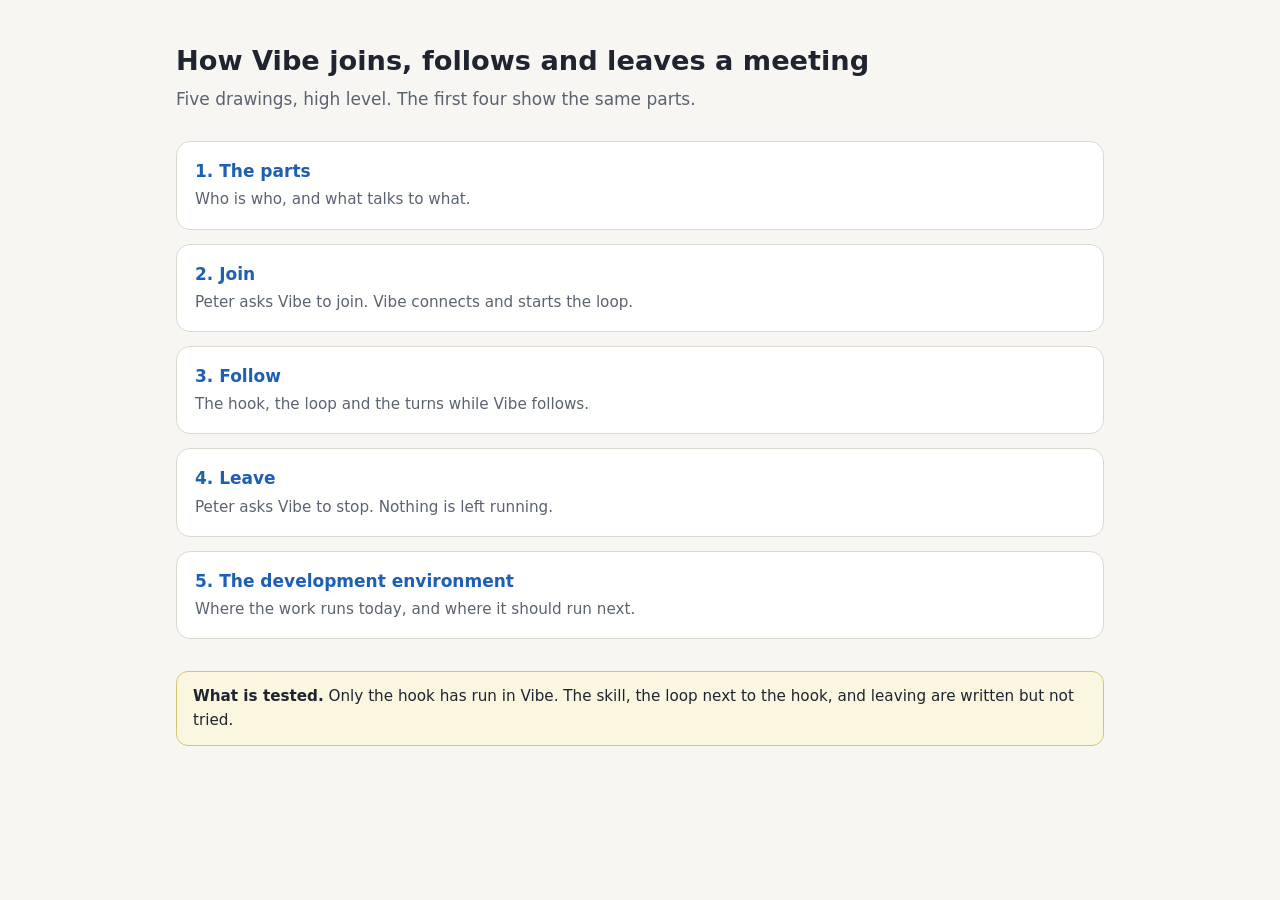
<file: docs/drawings/index.html>
<!doctype html>
<html lang="en"><head><meta charset="utf-8"><meta name="viewport" content="width=device-width, initial-scale=1">
<meta name="color-scheme" content="light dark"><title>How Vibe joins, follows and leaves a meeting</title><link rel="stylesheet" href="style.css"></head><body><main><h1>How Vibe joins, follows and leaves a meeting</h1><p class="lead">Five drawings, high level. The first four show the same parts.</p><ul class="cards"><li><a href="1-parts.html"><b>1. The parts</b><span>Who is who, and what talks to what.</span></a></li><li><a href="2-join.html"><b>2. Join</b><span>Peter asks Vibe to join. Vibe connects and starts the loop.</span></a></li><li><a href="3-follow.html"><b>3. Follow</b><span>The hook, the loop and the turns while Vibe follows.</span></a></li><li><a href="4-leave.html"><b>4. Leave</b><span>Peter asks Vibe to stop. Nothing is left running.</span></a></li><li><a href="5-dev-environment.html"><b>5. The development environment</b><span>Where the work runs today, and where it should run next.</span></a></li></ul><div class="note"><b>What is tested.</b> Only the hook has run in Vibe. The skill, the loop next to the hook, and leaving are written but not tried.</div></main></body></html>
</file>
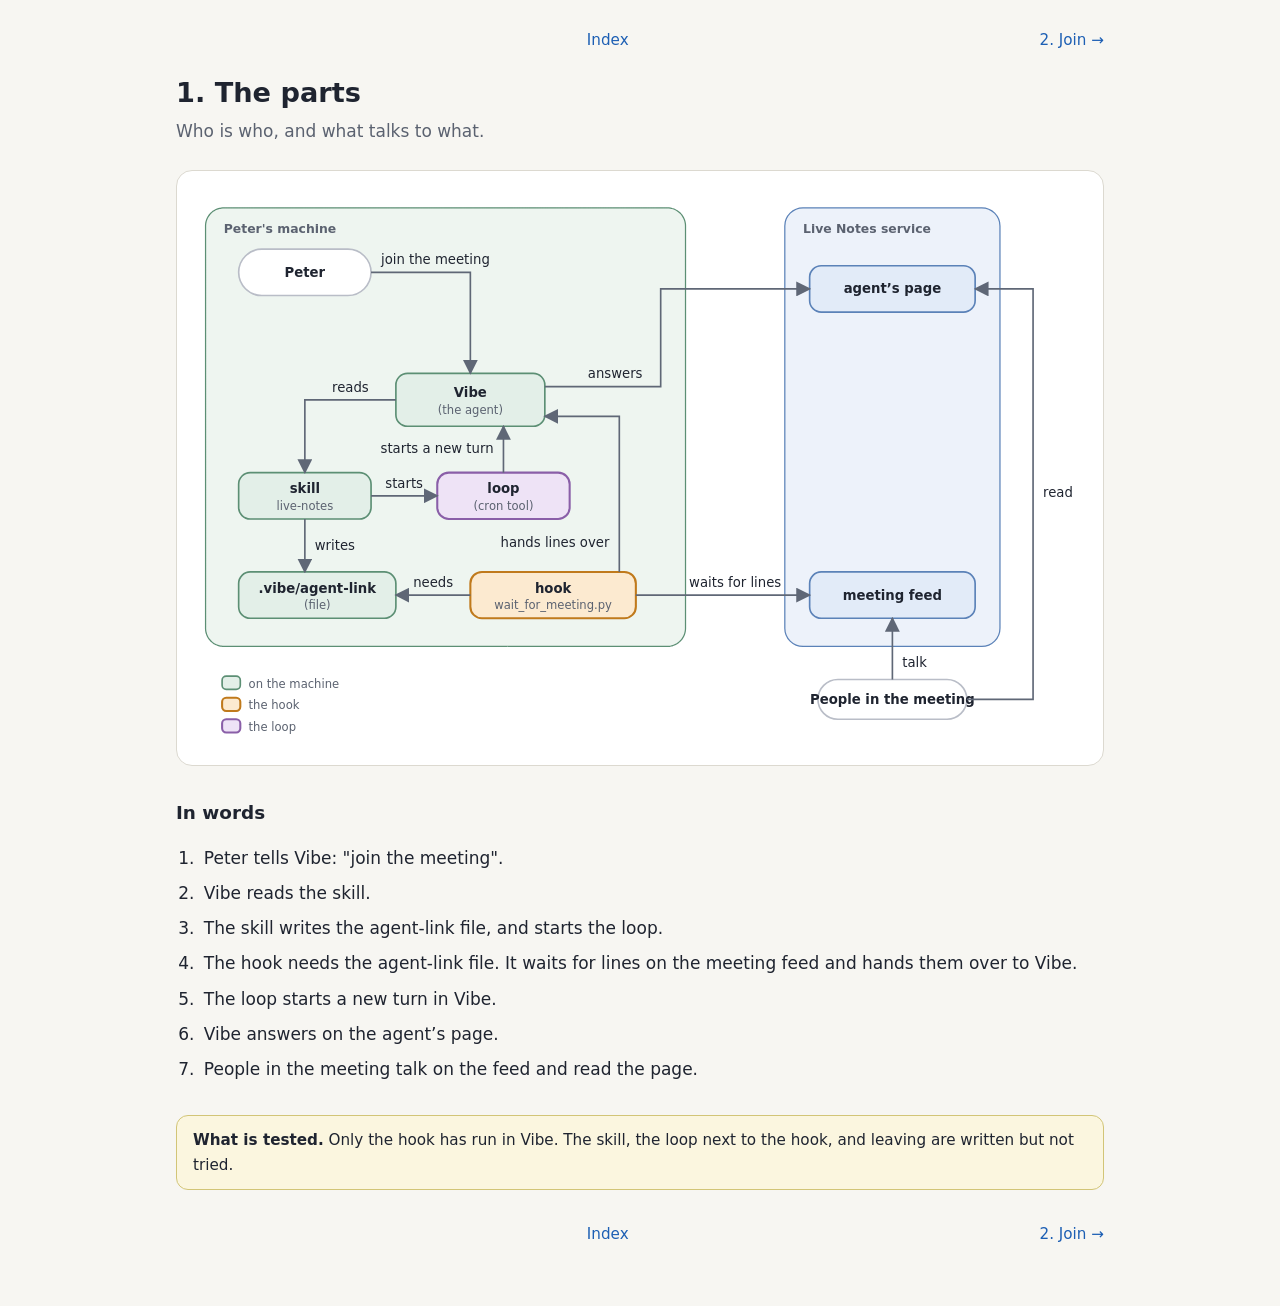
<file: docs/drawings/1-parts.html>
<!doctype html>
<html lang="en"><head><meta charset="utf-8"><meta name="viewport" content="width=device-width, initial-scale=1">
<meta name="color-scheme" content="light dark"><title>Vibe and Live Notes: The parts</title><link rel="stylesheet" href="style.css"></head><body><main><nav class="nav"><span></span><a href="index.html">Index</a><a href="2-join.html">2. Join →</a></nav><h1>1. The parts</h1><p class="lead">Who is who, and what talks to what.</p><div class="fig"><svg style="min-width:780px" viewBox="0 0 1090 690" role="img" aria-label="The parts: Peter's machine with Peter, Vibe, the skill, the hook, the loop and the agent-link file; the Live Notes service with the meeting feed and the agent's page; and the people in the meeting."><defs><marker id="ah" viewBox="0 0 10 10" refX="9" refY="5" markerWidth="9" markerHeight="9" orient="auto"><path class="head" d="M0,0 L10,5 L0,10 z"/></marker></defs>
<title>The parts of the connector</title>
<rect class="grp-pc" x="20" y="30" width="580" height="530" rx="22"/><text x="42" y="60" class="g start">Peter's machine</text>
<rect class="grp-ln" x="720" y="30" width="260" height="530" rx="22"/><text x="742" y="60" class="g start">Live Notes service</text>
<rect class="box" x="60" y="80" width="160" height="56" rx="28"/><text x="140" y="113.5" class="h mid">Peter</text>
<rect class="c-pc" x="250" y="230" width="180" height="64" rx="14"/><text x="340" y="259" class="h mid">Vibe</text><text x="340" y="279" class="s mid">(the agent)</text>
<rect class="c-pc" x="60" y="350" width="160" height="56" rx="14"/><text x="140" y="375" class="h mid">skill</text><text x="140" y="395" class="s mid">live-notes</text>
<rect class="c-loop" x="300" y="350" width="160" height="56" rx="14"/><text x="380" y="375" class="h mid">loop</text><text x="380" y="395" class="s mid">(cron tool)</text>
<rect class="c-pc" x="60" y="470" width="190" height="56" rx="14"/><text x="155" y="495" class="h mid">.vibe/agent-link</text><text x="155" y="515" class="s mid">(file)</text>
<rect class="c-hook" x="340" y="470" width="200" height="56" rx="14"/><text x="440" y="495" class="h mid">hook</text><text x="440" y="515" class="s mid">wait_for_meeting.py</text>
<rect class="c-ln" x="750" y="100" width="200" height="56" rx="14"/><text x="850" y="133.5" class="h mid">agent’s page</text>
<rect class="c-ln" x="750" y="470" width="200" height="56" rx="14"/><text x="850" y="503.5" class="h mid">meeting feed</text>
<rect class="box" x="760" y="600" width="180" height="48" rx="24"/><text x="850" y="629.5" class="h mid">People in the meeting</text>
<path class="arrow" marker-end="url(#ah)" d="M220,108 H340 V230"/><text x="232" y="98" class="m start">join the meeting</text>
<path class="arrow" marker-end="url(#ah)" d="M250,262 H140 V350"/><text x="195" y="252" class="m mid">reads</text>
<path class="arrow" marker-end="url(#ah)" d="M140,406 V470"/><text x="152" y="443" class="m start">writes</text>
<path class="arrow" marker-end="url(#ah)" d="M220,378 H300"/><text x="260" y="368" class="m mid">starts</text>
<path class="arrow" marker-end="url(#ah)" d="M380,350 V294"/><text x="368" y="326" class="m end">starts a new turn</text>
<path class="arrow" marker-end="url(#ah)" d="M340,498 H250"/><text x="295" y="488" class="m mid">needs</text>
<path class="arrow" marker-end="url(#ah)" d="M540,498 H750"/><text x="660" y="488" class="m mid">waits for lines</text>
<path class="arrow" marker-end="url(#ah)" d="M520,470 V282 H430"/><text x="508" y="440" class="m end">hands lines over</text>
<path class="arrow" marker-end="url(#ah)" d="M430,246 H570 V128 H750"/><text x="515" y="236" class="m mid">answers</text>
<path class="arrow" marker-end="url(#ah)" d="M850,600 V526"/><text x="862" y="585" class="m start">talk</text>
<path class="arrow" marker-end="url(#ah)" d="M940,624 H1020 V128 H950"/><text x="1032" y="380" class="m start">read</text>
<g transform="translate(40 596)"><rect class="c-pc" x="0" y="0" width="22" height="16" rx="5"/><text x="32" y="14" class="s start">on the machine</text>
<rect class="c-hook" x="0" y="26" width="22" height="16" rx="5"/><text x="32" y="40" class="s start">the hook</text>
<rect class="c-loop" x="0" y="52" width="22" height="16" rx="5"/><text x="32" y="66" class="s start">the loop</text></g>
</svg></div><p class="hint">On a narrow screen, scroll the drawing sideways.</p><h2>In words</h2><ol class="steps"><li>Peter tells Vibe: "join the meeting".</li><li>Vibe reads the skill.</li><li>The skill writes the agent-link file, and starts the loop.</li><li>The hook needs the agent-link file. It waits for lines on the meeting feed and hands them over to Vibe.</li><li>The loop starts a new turn in Vibe.</li><li>Vibe answers on the agent’s page.</li><li>People in the meeting talk on the feed and read the page.</li></ol><div class="note"><b>What is tested.</b> Only the hook has run in Vibe. The skill, the loop next to the hook, and leaving are written but not tried.</div><nav class="nav" style="margin-top:28px"><span></span><a href="index.html">Index</a><a href="2-join.html">2. Join →</a></nav></main></body></html>
</file>
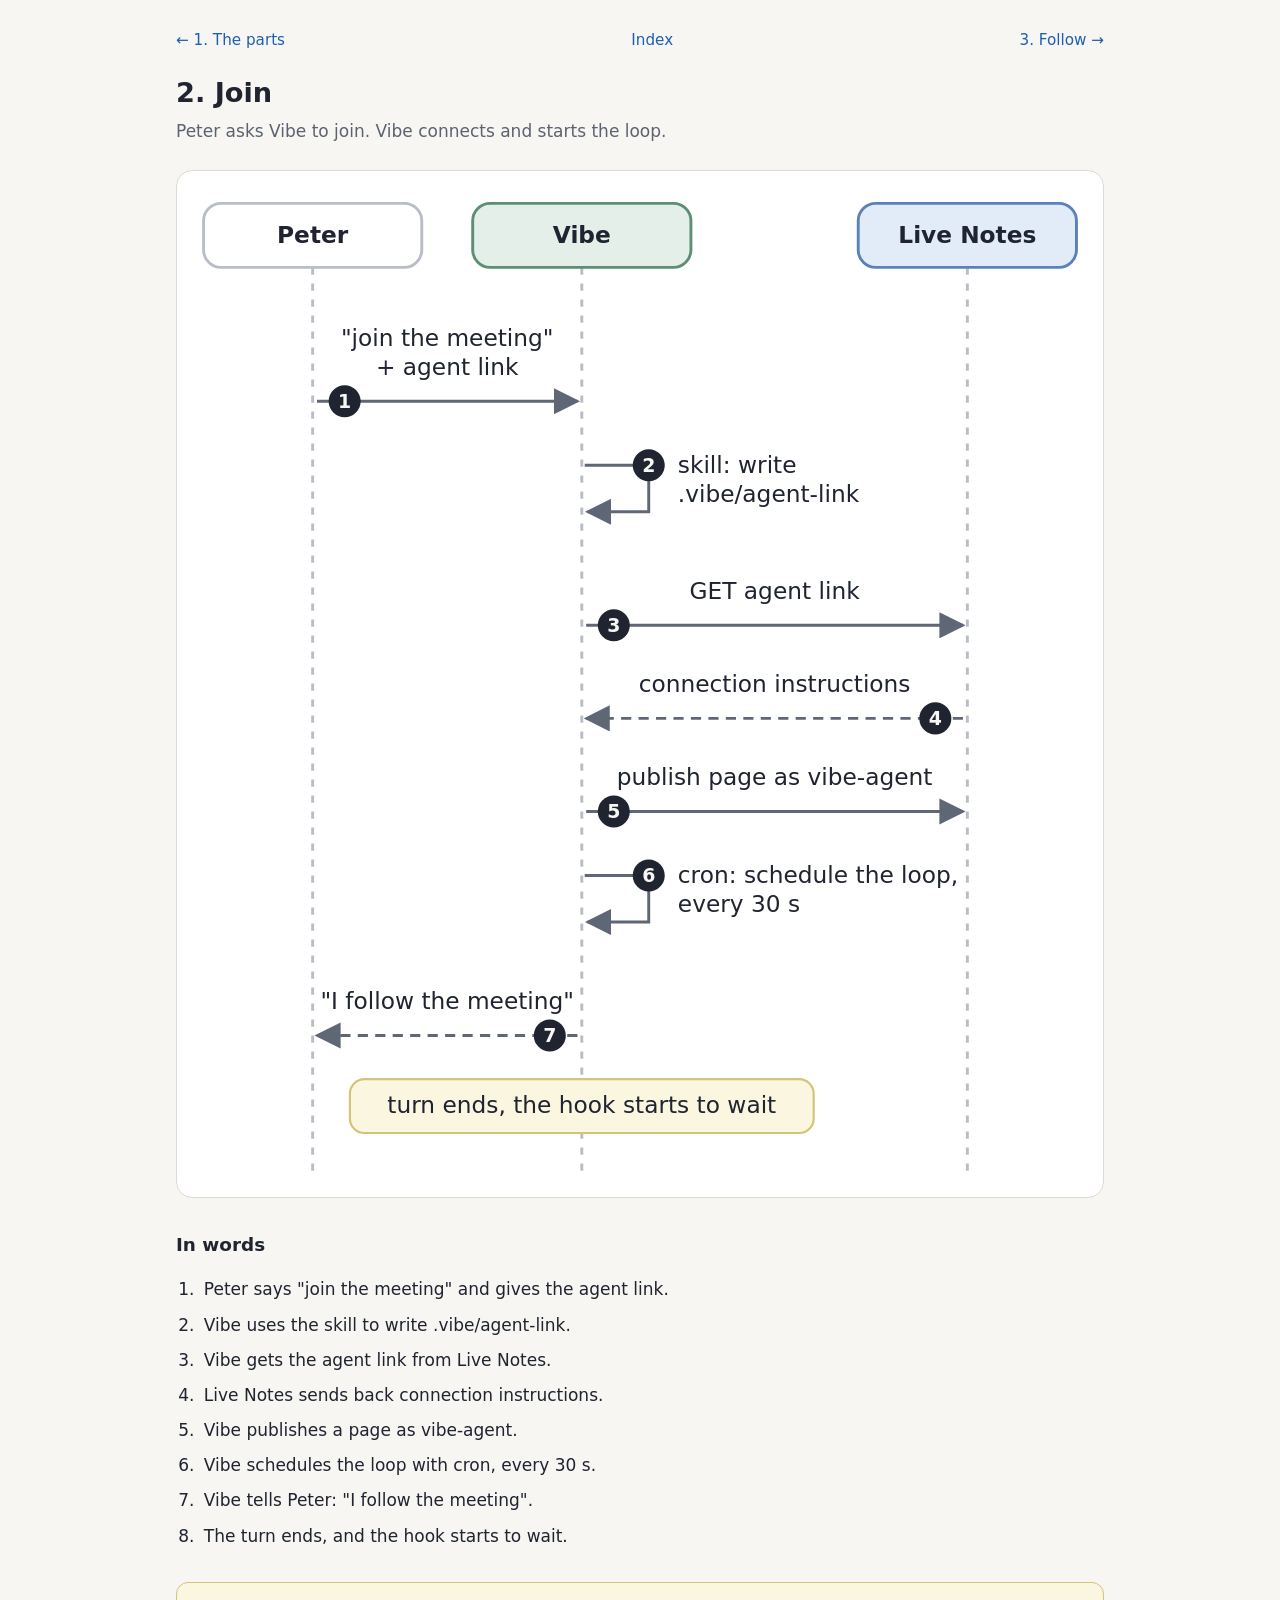
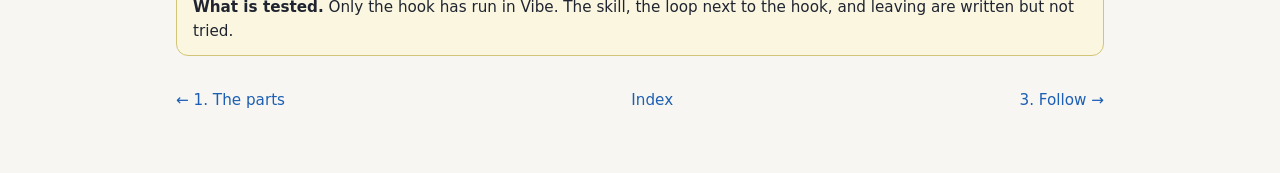
<file: docs/drawings/2-join.html>
<!doctype html>
<html lang="en"><head><meta charset="utf-8"><meta name="viewport" content="width=device-width, initial-scale=1">
<meta name="color-scheme" content="light dark"><title>Vibe and Live Notes: Join</title><link rel="stylesheet" href="style.css"></head><body><main><nav class="nav"><a href="1-parts.html">← 1. The parts</a><a href="index.html">Index</a><a href="3-follow.html">3. Follow →</a></nav><h1>2. Join</h1><p class="lead">Peter asks Vibe to join. Vibe connects and starts the loop.</p><div class="fig"><svg style="min-width:0px" viewBox="0 0 620 689" role="img" aria-label="Join: sequence of messages between Peter, Vibe and Live Notes."><defs><marker id="ah" viewBox="0 0 10 10" refX="9" refY="5" markerWidth="9" markerHeight="9" orient="auto"><path class="head" d="M0,0 L10,5 L0,10 z"/></marker></defs><title>Join: sequence of messages between Peter, Vibe and Live Notes.</title><line class="life" x1="85" y1="58" x2="85" y2="681"/><line class="life" x1="270" y1="58" x2="270" y2="681"/><line class="life" x1="535" y1="58" x2="535" y2="681"/><rect class="box" x="10" y="14" width="150" height="44" rx="12"/><text x="85" y="41" class="h mid">Peter</text><rect class="c-pc" x="195" y="14" width="150" height="44" rx="12"/><text x="270" y="41" class="h mid">Vibe</text><rect class="c-ln" x="460" y="14" width="150" height="44" rx="12"/><text x="535" y="41" class="h mid">Live Notes</text><line class="arrow" marker-end="url(#ah)" x1="88" y1="150" x2="267" y2="150"/><text x="177.5" y="112" class="m mid">"join the meeting"</text><text x="177.5" y="132" class="m mid">+ agent link</text><circle class="badge" cx="107" cy="150" r="11"/><text x="107" y="154.5" class="badge-t">1</text><path class="arrow" marker-end="url(#ah)" d="M272,194 H316 V226 H274"/><circle class="badge" cx="316" cy="194" r="11"/><text x="316" y="198.5" class="badge-t">2</text><text x="336" y="199" class="m start">skill: write</text><text x="336" y="219" class="m start">.vibe/agent-link</text><line class="arrow" marker-end="url(#ah)" x1="273" y1="304" x2="532" y2="304"/><text x="402.5" y="286" class="m mid">GET agent link</text><circle class="badge" cx="292" cy="304" r="11"/><text x="292" y="308.5" class="badge-t">3</text><line class="arrow dash" marker-end="url(#ah)" x1="532" y1="368" x2="273" y2="368"/><text x="402.5" y="350" class="m mid">connection instructions</text><circle class="badge" cx="513" cy="368" r="11"/><text x="513" y="372.5" class="badge-t">4</text><line class="arrow" marker-end="url(#ah)" x1="273" y1="432" x2="532" y2="432"/><text x="402.5" y="414" class="m mid">publish page as vibe-agent</text><circle class="badge" cx="292" cy="432" r="11"/><text x="292" y="436.5" class="badge-t">5</text><path class="arrow" marker-end="url(#ah)" d="M272,476 H316 V508 H274"/><circle class="badge" cx="316" cy="476" r="11"/><text x="316" y="480.5" class="badge-t">6</text><text x="336" y="481" class="m start">cron: schedule the loop,</text><text x="336" y="501" class="m start">every 30 s</text><line class="arrow dash" marker-end="url(#ah)" x1="267" y1="586" x2="88" y2="586"/><text x="177.5" y="568" class="m mid">"I follow the meeting"</text><circle class="badge" cx="248" cy="586" r="11"/><text x="248" y="590.5" class="badge-t">7</text><rect class="c-note" x="110.60000000000002" y="616" width="318.79999999999995" height="37" rx="10"/><text x="270" y="639.5" class="m mid">turn ends, the hook starts to wait</text></svg></div><h2>In words</h2><ol class="steps"><li>Peter says "join the meeting" and gives the agent link.</li><li>Vibe uses the skill to write .vibe/agent-link.</li><li>Vibe gets the agent link from Live Notes.</li><li>Live Notes sends back connection instructions.</li><li>Vibe publishes a page as vibe-agent.</li><li>Vibe schedules the loop with cron, every 30 s.</li><li>Vibe tells Peter: "I follow the meeting".</li><li>The turn ends, and the hook starts to wait.</li></ol><div class="note"><b>What is tested.</b> Only the hook has run in Vibe. The skill, the loop next to the hook, and leaving are written but not tried.</div><nav class="nav" style="margin-top:28px"><a href="1-parts.html">← 1. The parts</a><a href="index.html">Index</a><a href="3-follow.html">3. Follow →</a></nav></main></body></html>
</file>
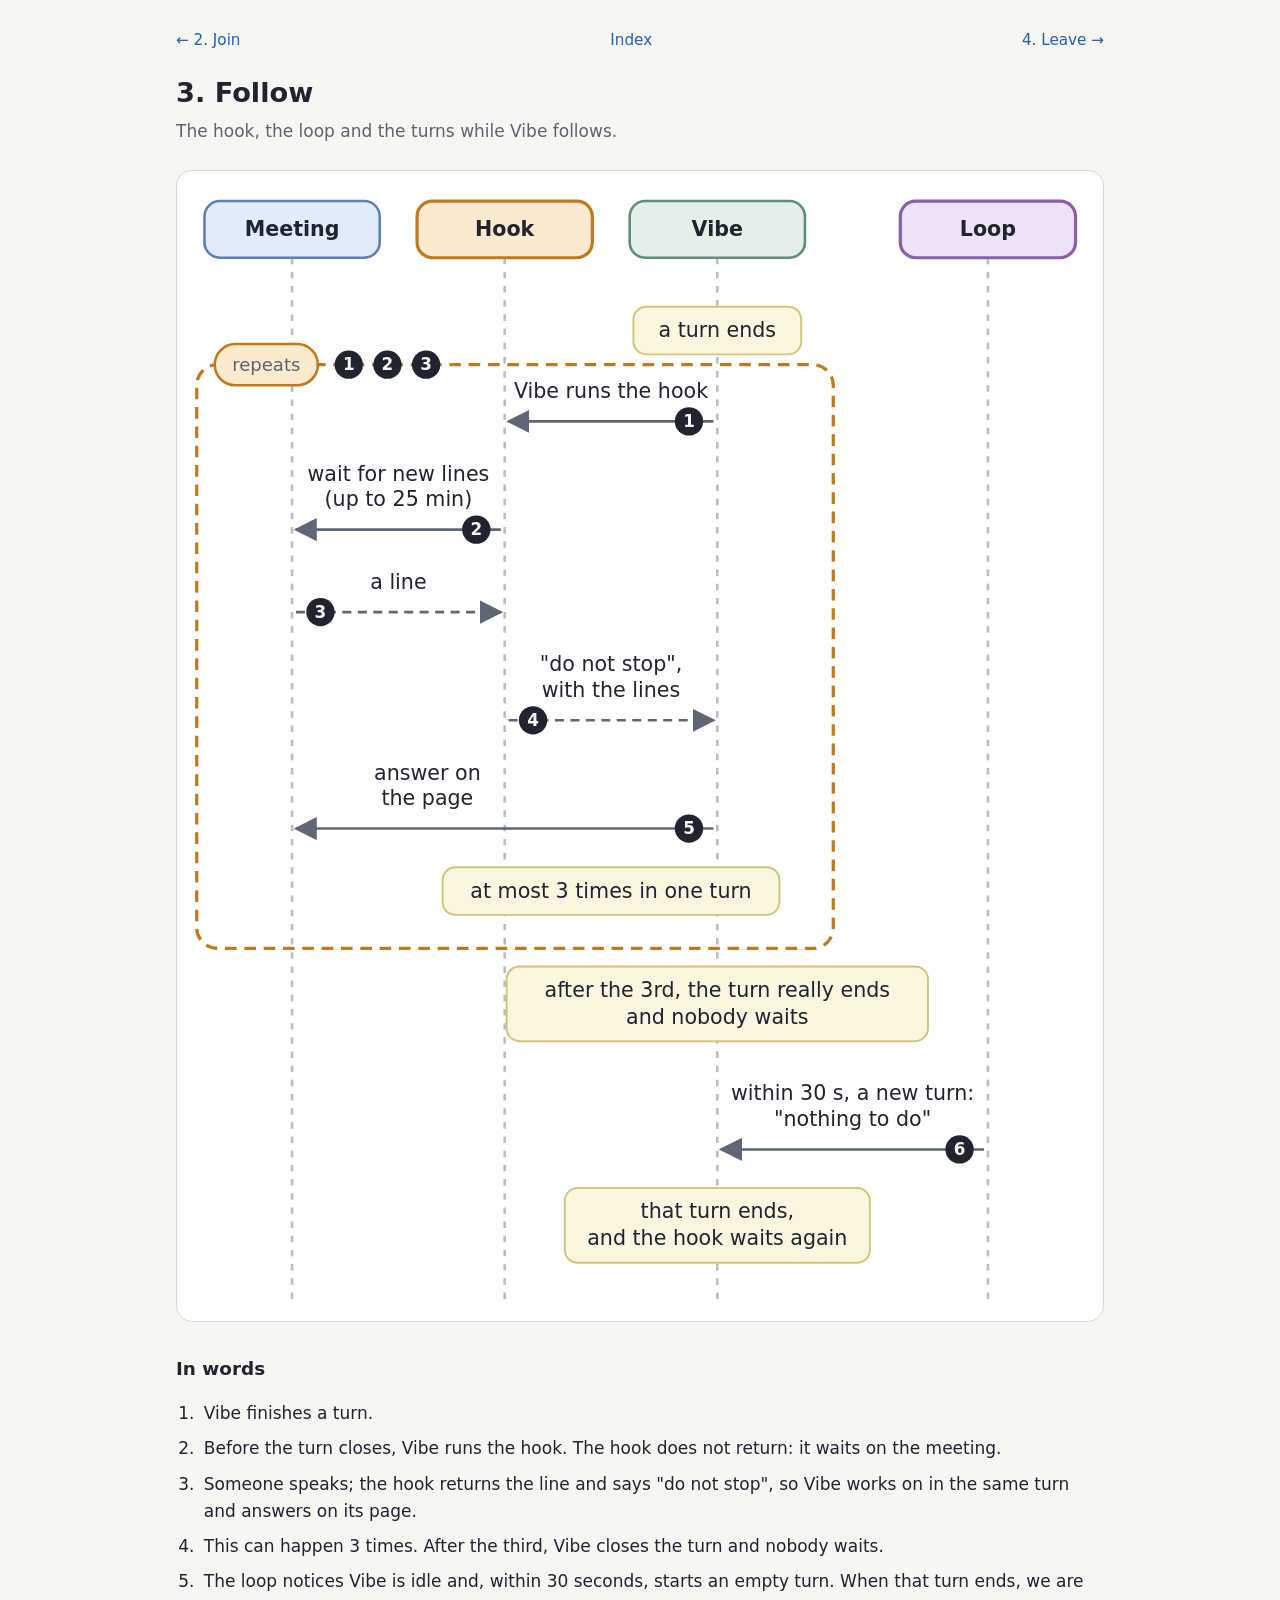
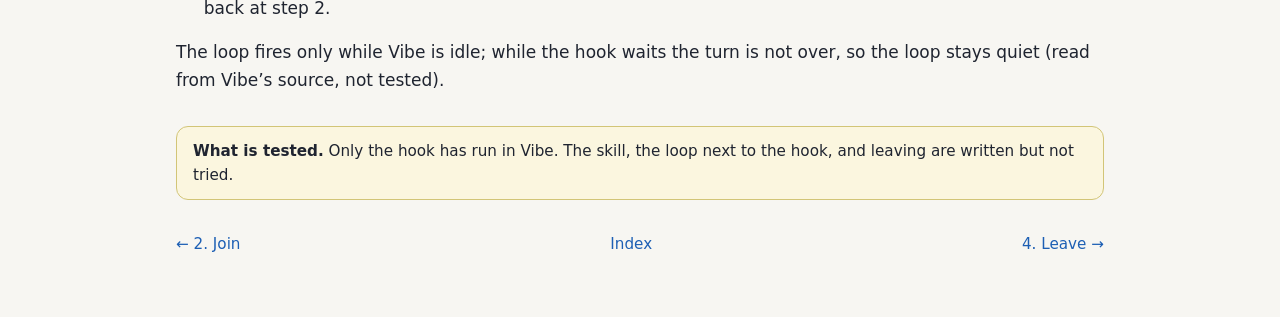
<file: docs/drawings/3-follow.html>
<!doctype html>
<html lang="en"><head><meta charset="utf-8"><meta name="viewport" content="width=device-width, initial-scale=1">
<meta name="color-scheme" content="light dark"><title>Vibe and Live Notes: Follow</title><link rel="stylesheet" href="style.css"></head><body><main><nav class="nav"><a href="2-join.html">← 2. Join</a><a href="index.html">Index</a><a href="4-leave.html">4. Leave →</a></nav><h1>3. Follow</h1><p class="lead">The hook, the loop and the turns while Vibe follows.</p><div class="fig"><svg style="min-width:0px" viewBox="0 0 700 874" role="img" aria-label="Follow: sequence of messages between the meeting, the hook, Vibe and the loop. Steps one to five repeat at most three times in one turn, then the loop starts a new turn."><defs><marker id="ah" viewBox="0 0 10 10" refX="9" refY="5" markerWidth="9" markerHeight="9" orient="auto"><path class="head" d="M0,0 L10,5 L0,10 z"/></marker></defs><title>Follow: sequence of messages between the meeting, the hook, Vibe and the loop. Steps one to five repeat at most three times in one turn, then the loop starts a new turn.</title><line class="life" x1="80" y1="58" x2="80" y2="866"/><line class="life" x1="245" y1="58" x2="245" y2="866"/><line class="life" x1="410" y1="58" x2="410" y2="866"/><line class="life" x1="620" y1="58" x2="620" y2="866"/><rect class="rep" x="6" y="141" width="494" height="453" rx="16"/><rect class="rep-tab" x="20" y="125" width="80" height="32" rx="16"/><text x="60" y="146" class="s mid">repeats</text><circle class="badge" cx="124" cy="141" r="11"/><text x="124" y="145.5" class="badge-t">1</text><circle class="badge" cx="154" cy="141" r="11"/><text x="154" y="145.5" class="badge-t">2</text><circle class="badge" cx="184" cy="141" r="11"/><text x="184" y="145.5" class="badge-t">3</text><rect class="c-ln" x="12" y="14" width="136" height="44" rx="12"/><text x="80" y="41" class="h mid">Meeting</text><rect class="c-hook" x="177" y="14" width="136" height="44" rx="12"/><text x="245" y="41" class="h mid">Hook</text><rect class="c-pc" x="342" y="14" width="136" height="44" rx="12"/><text x="410" y="41" class="h mid">Vibe</text><rect class="c-loop" x="552" y="14" width="136" height="44" rx="12"/><text x="620" y="41" class="h mid">Loop</text><rect class="c-note" x="344.9" y="96" width="130.2" height="37" rx="10"/><text x="410" y="119.5" class="m mid">a turn ends</text><line class="arrow" marker-end="url(#ah)" x1="407" y1="185" x2="248" y2="185"/><text x="327.5" y="167" class="m mid">Vibe runs the hook</text><circle class="badge" cx="388" cy="185" r="11"/><text x="388" y="189.5" class="badge-t">1</text><line class="arrow" marker-end="url(#ah)" x1="242" y1="269" x2="83" y2="269"/><text x="162.5" y="231" class="m mid">wait for new lines</text><text x="162.5" y="251" class="m mid">(up to 25 min)</text><circle class="badge" cx="223" cy="269" r="11"/><text x="223" y="273.5" class="badge-t">2</text><line class="arrow dash" marker-end="url(#ah)" x1="83" y1="333" x2="242" y2="333"/><text x="162.5" y="315" class="m mid">a line</text><circle class="badge" cx="102" cy="333" r="11"/><text x="102" y="337.5" class="badge-t">3</text><line class="arrow dash" marker-end="url(#ah)" x1="248" y1="417" x2="407" y2="417"/><text x="327.5" y="379" class="m mid">"do not stop",</text><text x="327.5" y="399" class="m mid">with the lines</text><circle class="badge" cx="267" cy="417" r="11"/><text x="267" y="421.5" class="badge-t">4</text><line class="arrow" marker-end="url(#ah)" x1="407" y1="501" x2="83" y2="501"/><text x="185" y="463" class="m mid">answer on</text><text x="185" y="483" class="m mid">the page</text><circle class="badge" cx="388" cy="501" r="11"/><text x="388" y="505.5" class="badge-t">5</text><rect class="c-note" x="196.8" y="531" width="261.4" height="37" rx="10"/><text x="327.5" y="554.5" class="m mid">at most 3 times in one turn</text><rect class="c-note" x="246.5" y="608" width="327" height="58" rx="10"/><text x="410" y="631.5" class="m mid">after the 3rd, the turn really ends</text><text x="410" y="652.5" class="m mid">and nobody waits</text><line class="arrow" marker-end="url(#ah)" x1="617" y1="750" x2="413" y2="750"/><text x="515" y="712" class="m mid">within 30 s, a new turn:</text><text x="515" y="732" class="m mid">"nothing to do"</text><circle class="badge" cx="598" cy="750" r="11"/><text x="598" y="754.5" class="badge-t">6</text><rect class="c-note" x="291.6" y="780" width="236.79999999999998" height="58" rx="10"/><text x="410" y="803.5" class="m mid">that turn ends,</text><text x="410" y="824.5" class="m mid">and the hook waits again</text></svg></div><h2>In words</h2><ol class="steps"><li>Vibe finishes a turn.</li><li>Before the turn closes, Vibe runs the hook. The hook does not return: it waits on the meeting.</li><li>Someone speaks; the hook returns the line and says "do not stop", so Vibe works on in the same turn and answers on its page.</li><li>This can happen 3 times. After the third, Vibe closes the turn and nobody waits.</li><li>The loop notices Vibe is idle and, within 30 seconds, starts an empty turn. When that turn ends, we are back at step 2.</li></ol><p>The loop fires only while Vibe is idle; while the hook waits the turn is not over, so the loop stays quiet (read from Vibe’s source, not tested).</p><div class="note"><b>What is tested.</b> Only the hook has run in Vibe. The skill, the loop next to the hook, and leaving are written but not tried.</div><nav class="nav" style="margin-top:28px"><a href="2-join.html">← 2. Join</a><a href="index.html">Index</a><a href="4-leave.html">4. Leave →</a></nav></main></body></html>
</file>
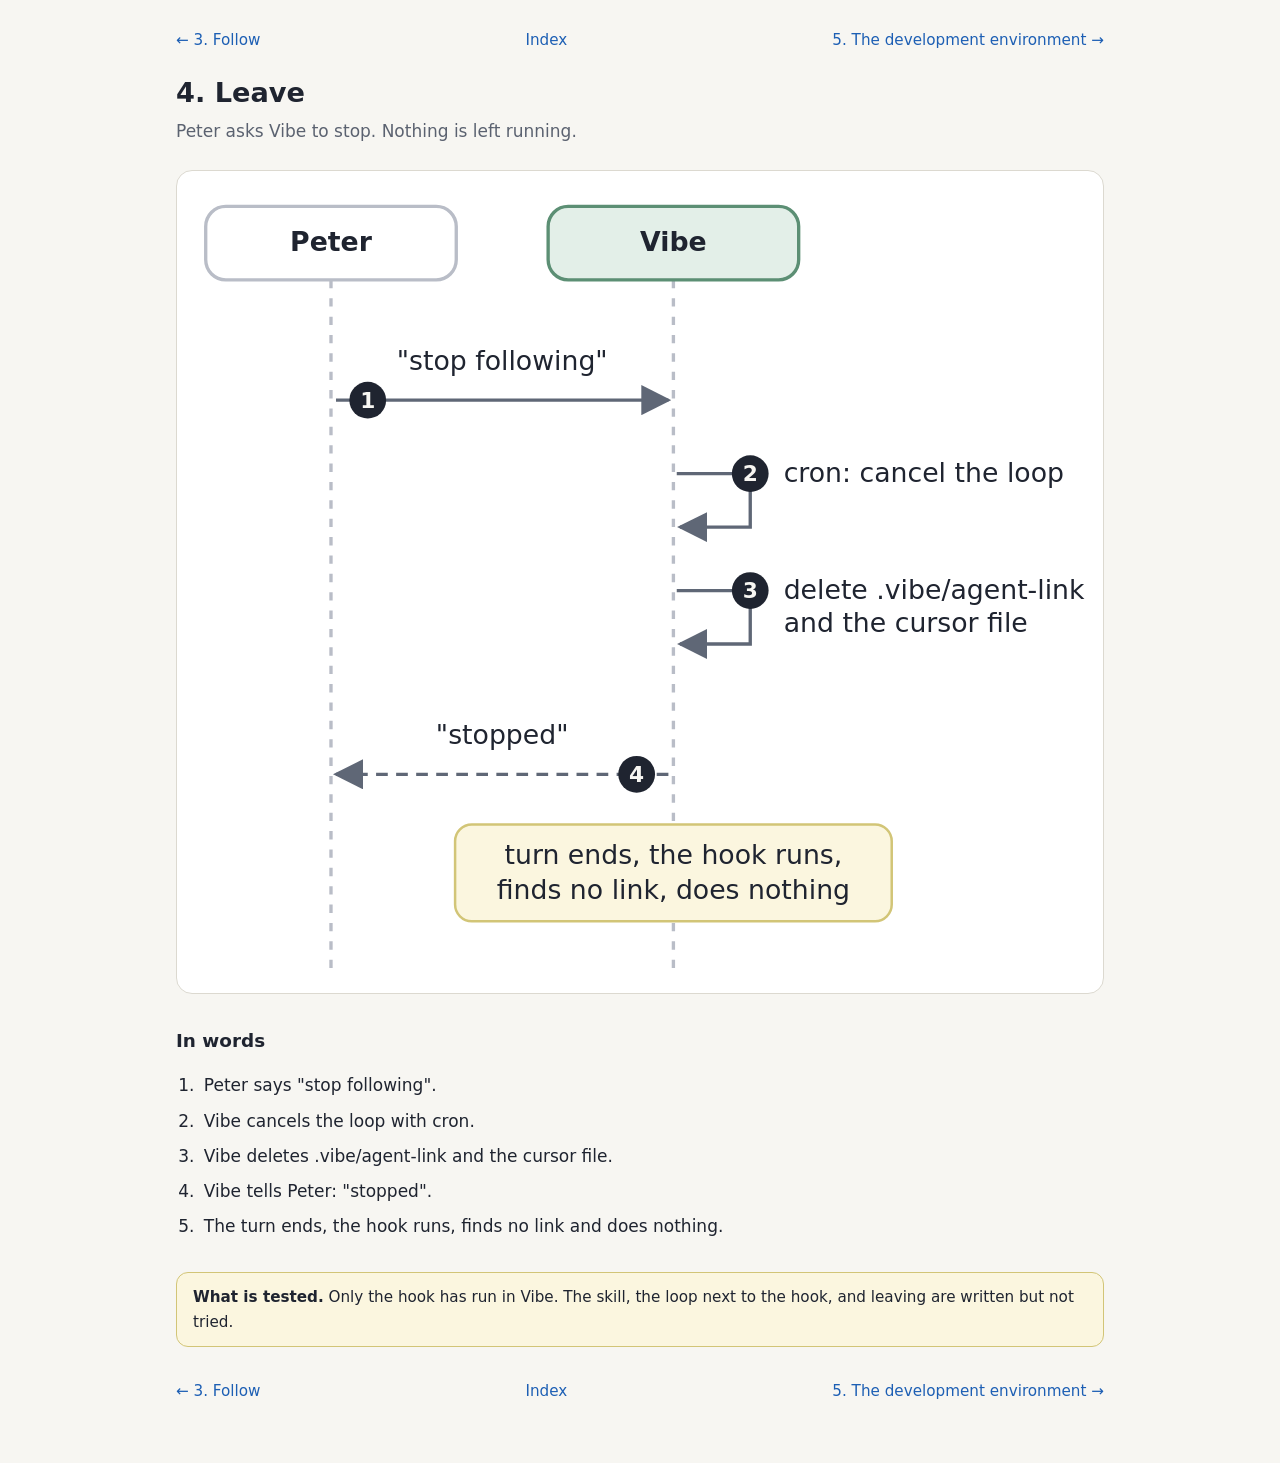
<file: docs/drawings/4-leave.html>
<!doctype html>
<html lang="en"><head><meta charset="utf-8"><meta name="viewport" content="width=device-width, initial-scale=1">
<meta name="color-scheme" content="light dark"><title>Vibe and Live Notes: Leave</title><link rel="stylesheet" href="style.css"></head><body><main><nav class="nav"><a href="3-follow.html">← 3. Follow</a><a href="index.html">Index</a><a href="5-dev-environment.html">5. The development environment →</a></nav><h1>4. Leave</h1><p class="lead">Peter asks Vibe to stop. Nothing is left running.</p><div class="fig"><svg style="min-width:0px" viewBox="0 0 540 478" role="img" aria-label="Leave: sequence of messages between Peter and Vibe."><defs><marker id="ah" viewBox="0 0 10 10" refX="9" refY="5" markerWidth="9" markerHeight="9" orient="auto"><path class="head" d="M0,0 L10,5 L0,10 z"/></marker></defs><title>Leave: sequence of messages between Peter and Vibe.</title><line class="life" x1="85" y1="58" x2="85" y2="470"/><line class="life" x1="290" y1="58" x2="290" y2="470"/><rect class="box" x="10" y="14" width="150" height="44" rx="12"/><text x="85" y="41" class="h mid">Peter</text><rect class="c-pc" x="215" y="14" width="150" height="44" rx="12"/><text x="290" y="41" class="h mid">Vibe</text><line class="arrow" marker-end="url(#ah)" x1="88" y1="130" x2="287" y2="130"/><text x="187.5" y="112" class="m mid">"stop following"</text><circle class="badge" cx="107" cy="130" r="11"/><text x="107" y="134.5" class="badge-t">1</text><path class="arrow" marker-end="url(#ah)" d="M292,174 H336 V206 H294"/><circle class="badge" cx="336" cy="174" r="11"/><text x="336" y="178.5" class="badge-t">2</text><text x="356" y="179" class="m start">cron: cancel the loop</text><path class="arrow" marker-end="url(#ah)" d="M292,244 H336 V276 H294"/><circle class="badge" cx="336" cy="244" r="11"/><text x="336" y="248.5" class="badge-t">3</text><text x="356" y="249" class="m start">delete .vibe/agent-link</text><text x="356" y="269" class="m start">and the cursor file</text><line class="arrow dash" marker-end="url(#ah)" x1="287" y1="354" x2="88" y2="354"/><text x="187.5" y="336" class="m mid">"stopped"</text><circle class="badge" cx="268" cy="354" r="11"/><text x="268" y="358.5" class="badge-t">4</text><rect class="c-note" x="159.3" y="384" width="261.4" height="58" rx="10"/><text x="290" y="407.5" class="m mid">turn ends, the hook runs,</text><text x="290" y="428.5" class="m mid">finds no link, does nothing</text></svg></div><h2>In words</h2><ol class="steps"><li>Peter says "stop following".</li><li>Vibe cancels the loop with cron.</li><li>Vibe deletes .vibe/agent-link and the cursor file.</li><li>Vibe tells Peter: "stopped".</li><li>The turn ends, the hook runs, finds no link and does nothing.</li></ol><div class="note"><b>What is tested.</b> Only the hook has run in Vibe. The skill, the loop next to the hook, and leaving are written but not tried.</div><nav class="nav" style="margin-top:28px"><a href="3-follow.html">← 3. Follow</a><a href="index.html">Index</a><a href="5-dev-environment.html">5. The development environment →</a></nav></main></body></html>
</file>
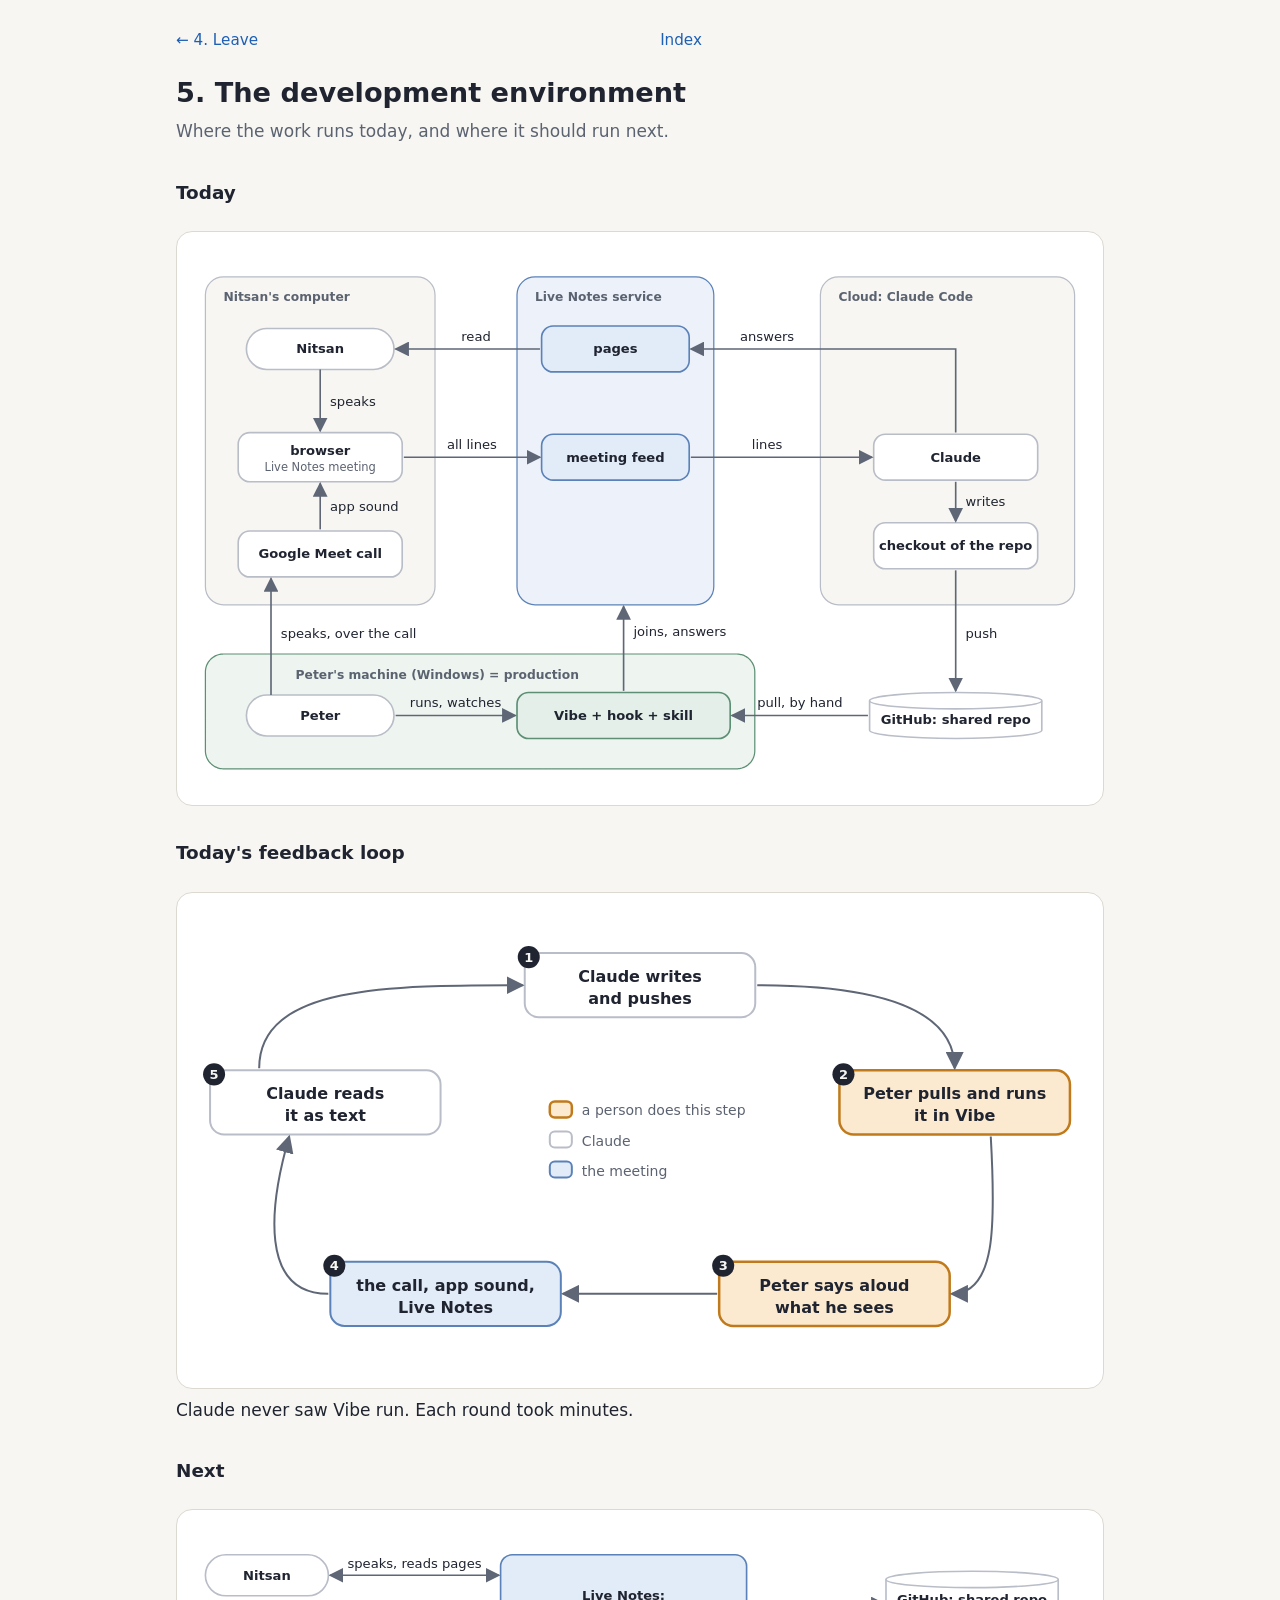
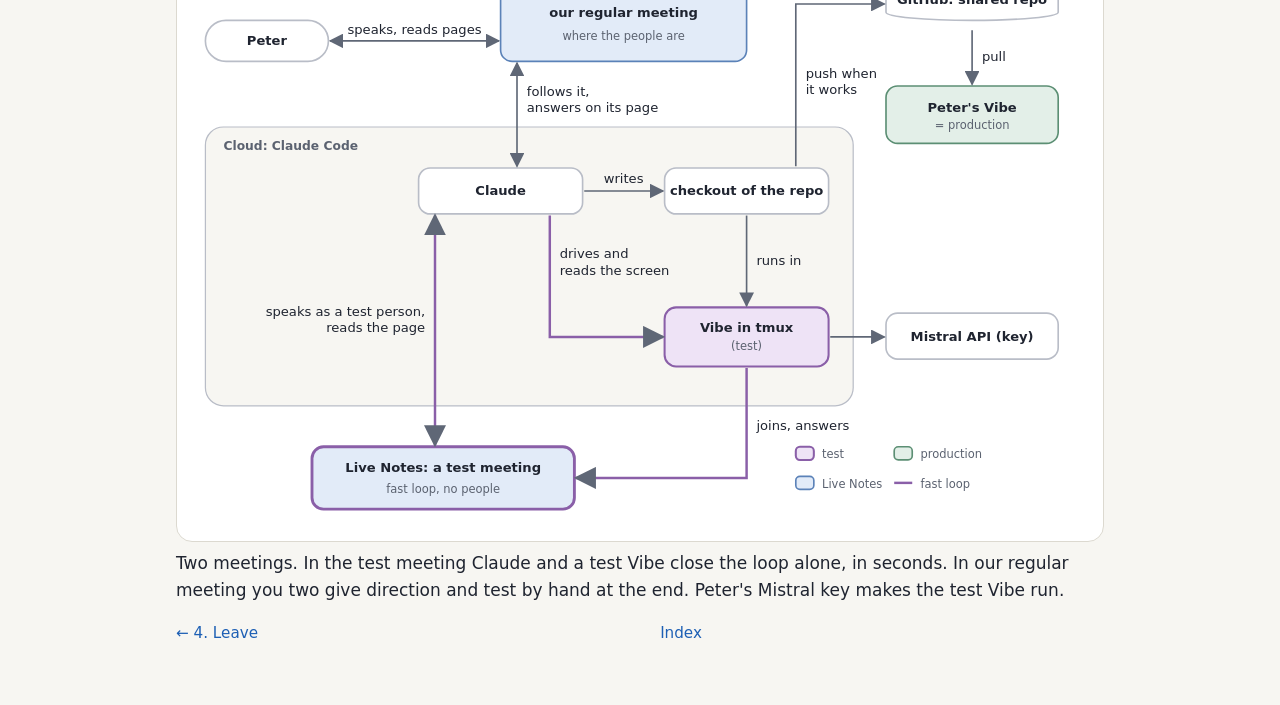
<file: docs/drawings/5-dev-environment.html>
<!doctype html>
<html lang="en"><head><meta charset="utf-8"><meta name="viewport" content="width=device-width, initial-scale=1">
<meta name="color-scheme" content="light dark"><title>Vibe and Live Notes: The development environment</title><link rel="stylesheet" href="style.css"></head><body><main><nav class="nav"><a href="4-leave.html">← 4. Leave</a><a href="index.html">Index</a><span></span></nav><h1>5. The development environment</h1><p class="lead">Where the work runs today, and where it should run next.</p>
<h2>Today</h2><div class="fig"><svg style="min-width:820px" viewBox="0 0 1100 670" role="img" aria-label="Today: Nitsan and Peter, the Live Notes service, Claude in the cloud, GitHub and Peter's machine, with arrows for who talks to what."><defs><marker id="ah" viewBox="0 0 10 10" refX="9" refY="5" markerWidth="9" markerHeight="9" orient="auto"><path class="head" d="M0,0 L10,5 L0,10 z"/></marker></defs><title>The development environment today</title>
<rect class="grp-n" x="20" y="40" width="280" height="400" rx="22"/><text x="42" y="70" class="g start">Nitsan's computer</text>
<rect class="grp-ln" x="400" y="40" width="240" height="400" rx="22"/><text x="422" y="70" class="g start">Live Notes service</text>
<rect class="grp-n" x="770" y="40" width="310" height="400" rx="22"/><text x="792" y="70" class="g start">Cloud: Claude Code</text>
<rect class="grp-pc" x="20" y="500" width="670" height="140" rx="22"/><text x="130" y="530" class="g start">Peter's machine (Windows) = production</text>
<rect class="box" x="70" y="103" width="180" height="50" rx="25"/><text x="160" y="133.5" class="h mid">Nitsan</text>
<rect class="box" x="60" y="230" width="200" height="60" rx="14"/><text x="160" y="257" class="h mid">browser</text><text x="160" y="277" class="s mid">Live Notes meeting</text>
<rect class="box" x="60" y="350" width="200" height="56" rx="14"/><text x="160" y="383.5" class="h mid">Google Meet call</text>
<rect class="c-ln" x="430" y="100" width="180" height="56" rx="14"/><text x="520" y="133.5" class="h mid">pages</text>
<rect class="c-ln" x="430" y="232" width="180" height="56" rx="14"/><text x="520" y="265.5" class="h mid">meeting feed</text>
<rect class="box" x="835" y="232" width="200" height="56" rx="14"/><text x="935" y="265.5" class="h mid">Claude</text>
<rect class="box" x="835" y="340" width="200" height="56" rx="14"/><text x="935" y="373.5" class="h mid">checkout of the repo</text>
<path class="box" d="M830,557 a105,10 0 0 1 210,0 V593 a105,10 0 0 1 -210,0 Z"/><path class="arrow" style="stroke:var(--box-s)" d="M830,557 a105,10 0 0 0 210,0"/><text x="935" y="585" class="h mid">GitHub: shared repo</text>
<rect class="box" x="70" y="550" width="180" height="50" rx="25"/><text x="160" y="580.5" class="h mid">Peter</text>
<rect class="c-pc" x="400" y="547" width="260" height="56" rx="14"/><text x="530" y="580.5" class="h mid">Vibe + hook + skill</text>
<path class="arrow" marker-end="url(#ah)" d="M160,153 V228"/><text x="172" y="198" class="m start">speaks</text>
<path class="arrow" marker-end="url(#ah)" d="M160,348 V292"/><text x="172" y="326" class="m start">app sound</text>
<path class="arrow" marker-end="url(#ah)" d="M100,550 V408"/><text x="112" y="480" class="m start">speaks, over the call</text>
<path class="arrow" marker-end="url(#ah)" d="M262,260 H428"/><text x="345" y="250" class="m mid">all lines</text>
<path class="arrow" marker-end="url(#ah)" d="M612,260 H833"/><text x="705" y="250" class="m mid">lines</text>
<path class="arrow" marker-end="url(#ah)" d="M935,230 V128 H612"/><text x="705" y="118" class="m mid">answers</text>
<path class="arrow" marker-end="url(#ah)" d="M428,128 H252"/><text x="350" y="118" class="m mid">read</text>
<path class="arrow" marker-end="url(#ah)" d="M935,290 V338"/><text x="947" y="320" class="m start">writes</text>
<path class="arrow" marker-end="url(#ah)" d="M935,398 V545"/><text x="947" y="480" class="m start">push</text>
<path class="arrow" marker-end="url(#ah)" d="M828,575 H662"/><text x="745" y="565" class="m mid">pull, by hand</text>
<path class="arrow" marker-end="url(#ah)" d="M252,575 H398"/><text x="325" y="565" class="m mid">runs, watches</text>
<path class="arrow" marker-end="url(#ah)" d="M530,545 V442"/><text x="542" y="478" class="m start">joins, answers</text>
</svg></div><p class="hint">On a narrow screen, scroll the drawing sideways.</p>
<h2>Today's feedback loop</h2><div class="fig"><svg style="min-width:640px" viewBox="0 0 900 470" role="img" aria-label="The feedback loop today: five steps in a ring. Claude writes and pushes. Peter pulls and runs it in Vibe. Peter says aloud what he sees. The call, app sound and Live Notes carry it. Claude reads it as text. Then it starts again. Steps two and three are done by a person."><defs><marker id="ah" viewBox="0 0 10 10" refX="9" refY="5" markerWidth="9" markerHeight="9" orient="auto"><path class="head" d="M0,0 L10,5 L0,10 z"/></marker></defs><title>The feedback loop today</title>
<rect class="box" x="335" y="48" width="230" height="64" rx="14"/><text x="450" y="77" class="h mid">Claude writes</text><text x="450" y="99" class="h mid">and pushes</text><circle class="badge" cx="339" cy="52" r="11"/><text x="339" y="56.5" class="badge-t">1</text>
<rect class="c-hook" x="649" y="165" width="230" height="64" rx="14"/><text x="764" y="194" class="h mid">Peter pulls and runs</text><text x="764" y="216" class="h mid">it in Vibe</text><circle class="badge" cx="653" cy="169" r="11"/><text x="653" y="173.5" class="badge-t">2</text>
<rect class="c-hook" x="529" y="356" width="230" height="64" rx="14"/><text x="644" y="385" class="h mid">Peter says aloud</text><text x="644" y="407" class="h mid">what he sees</text><circle class="badge" cx="533" cy="360" r="11"/><text x="533" y="364.5" class="badge-t">3</text>
<rect class="c-ln" x="141" y="356" width="230" height="64" rx="14"/><text x="256" y="385" class="h mid">the call, app sound,</text><text x="256" y="407" class="h mid">Live Notes</text><circle class="badge" cx="145" cy="360" r="11"/><text x="145" y="364.5" class="badge-t">4</text>
<rect class="box" x="21" y="165" width="230" height="64" rx="14"/><text x="136" y="194" class="h mid">Claude reads</text><text x="136" y="216" class="h mid">it as text</text><circle class="badge" cx="25" cy="169" r="11"/><text x="25" y="173.5" class="badge-t">5</text>
<path class="arrow" marker-end="url(#ah)" d="M567,80 Q764,80 764,163"/>
<path class="arrow" marker-end="url(#ah)" d="M800,231 C805,320 805,388 761,388"/>
<path class="arrow" marker-end="url(#ah)" d="M527,388 H373"/>
<path class="arrow" marker-end="url(#ah)" d="M139,388 C70,388 80,300 100,231"/>
<path class="arrow" marker-end="url(#ah)" d="M70,163 C70,80 200,80 333,80"/>
<rect class="c-hook" x="360" y="196" width="22" height="16" rx="5"/><text x="392" y="210" class="s start">a person does this step</text><rect class="box" x="360" y="226" width="22" height="16" rx="5"/><text x="392" y="240" class="s start">Claude</text><rect class="c-ln" x="360" y="256" width="22" height="16" rx="5"/><text x="392" y="270" class="s start">the meeting</text>
</svg></div><p class="hint">On a narrow screen, scroll the drawing sideways.</p><p>Claude never saw Vibe run. Each round took minutes.</p>
<h2>Next</h2><div class="fig"><svg style="min-width:800px" viewBox="0 0 1100 740" role="img" aria-label="Next: two Live Notes meetings. In our regular meeting, Nitsan and Peter speak and read pages, and Claude follows and answers. In a test meeting, only Claude and a test Vibe in tmux take part, in a fast loop with no people. Claude in the cloud writes to the checkout, runs Vibe in tmux, which uses the Mistral API. Claude pushes to GitHub when it works, and Peter's Vibe, the production one, pulls."><defs><marker id="ah" viewBox="0 0 10 10" refX="9" refY="5" markerWidth="9" markerHeight="9" orient="auto"><path class="head" d="M0,0 L10,5 L0,10 z"/></marker><marker id="as" viewBox="0 0 10 10" refX="9" refY="5" markerWidth="9" markerHeight="9" orient="auto-start-reverse"><path class="head" d="M0,0 L10,5 L0,10 z"/></marker></defs><title>The development environment next</title>
<rect class="grp-n" x="20" y="250" width="790" height="340" rx="22"/><text x="42" y="278" class="g start">Cloud: Claude Code</text>
<rect class="box" x="20" y="40" width="150" height="50" rx="25"/><text x="95" y="70.5" class="h mid">Nitsan</text>
<rect class="box" x="20" y="120" width="150" height="50" rx="25"/><text x="95" y="150.5" class="h mid">Peter</text>
<rect class="c-ln" x="380" y="40" width="300" height="130" rx="14"/><text x="530" y="95" class="h mid">Live Notes:</text><text x="530" y="116" class="h mid">our regular meeting</text><text x="530" y="144" class="s mid">where the people are</text>
<rect class="box" x="280" y="300" width="200" height="56" rx="14"/><text x="380" y="333.5" class="h mid">Claude</text>
<rect class="box" x="580" y="300" width="200" height="56" rx="14"/><text x="680" y="333.5" class="h mid">checkout of the repo</text>
<rect class="c-loop" x="580" y="470" width="200" height="72" rx="14"/><text x="680" y="500" class="h mid">Vibe in tmux</text><text x="680" y="522" class="s mid">(test)</text>
<rect class="c-ln" style="stroke:var(--loop-s);stroke-width:3.5" x="150" y="640" width="320" height="76" rx="14"/><text x="310" y="671" class="h mid">Live Notes: a test meeting</text><text x="310" y="696" class="s mid">fast loop, no people</text>
<rect class="box" x="850" y="477" width="210" height="56" rx="14"/><text x="955" y="510.5" class="h mid">Mistral API (key)</text>
<path class="box" d="M850,70 a105,10 0 0 1 210,0 V110 a105,10 0 0 1 -210,0 Z"/><path class="arrow" style="stroke:var(--box-s)" d="M850,70 a105,10 0 0 0 210,0"/><text x="955" y="100" class="h mid">GitHub: shared repo</text>
<rect class="c-pc" x="850" y="200" width="210" height="70" rx="14"/><text x="955" y="232" class="h mid">Peter's Vibe</text><text x="955" y="252" class="s mid">= production</text>
<path class="arrow" marker-start="url(#as)" marker-end="url(#as)" d="M172,65 H378"/><text x="275" y="56" class="m mid">speaks, reads pages</text>
<path class="arrow" marker-start="url(#as)" marker-end="url(#as)" d="M172,145 H378"/><text x="275" y="136" class="m mid">speaks, reads pages</text>
<path class="arrow" marker-start="url(#as)" marker-end="url(#as)" d="M400,298 V172"/><text x="412" y="212" class="m start">follows it,</text><text x="412" y="232" class="m start">answers on its page</text>
<path class="arrow" marker-end="url(#ah)" d="M482,328 H578"/><text x="530" y="318" class="m mid">writes</text>
<path class="arrow" marker-end="url(#ah)" d="M680,358 V468"/><text x="692" y="418" class="m start">runs in</text>
<path class="arrow mut" style="stroke-width:3" marker-end="url(#ah)" d="M440,358 V506 H578"/><text x="452" y="410" class="m start">drives and</text><text x="452" y="430" class="m start">reads the screen</text>
<path class="arrow" marker-end="url(#ah)" d="M782,506 H848"/>
<path class="arrow mut" style="stroke-width:3" marker-start="url(#as)" marker-end="url(#as)" d="M300,358 V638"/><text x="288" y="480" class="m end">speaks as a test person,</text><text x="288" y="500" class="m end">reads the page</text>
<path class="arrow mut" style="stroke-width:3" marker-end="url(#ah)" d="M680,544 V678 H472"/><text x="692" y="620" class="m start">joins, answers</text>
<path class="arrow" marker-end="url(#ah)" d="M740,298 V100 H848"/><text x="752" y="190" class="m start">push when</text><text x="752" y="210" class="m start">it works</text>
<path class="arrow" marker-end="url(#ah)" d="M955,132 V198"/><text x="967" y="170" class="m start">pull</text>
<rect class="c-loop" x="740" y="640" width="22" height="16" rx="5"/><text x="772" y="654" class="s start">test</text><rect class="c-pc" x="860" y="640" width="22" height="16" rx="5"/><text x="892" y="654" class="s start">production</text>
<rect class="c-ln" x="740" y="676" width="22" height="16" rx="5"/><text x="772" y="690" class="s start">Live Notes</text><path class="arrow mut" style="stroke-width:3" d="M860,684 H882"/><text x="892" y="690" class="s start">fast loop</text>
</svg></div><p class="hint">On a narrow screen, scroll the drawing sideways.</p><p>Two meetings. In the test meeting Claude and a test Vibe close the loop alone, in seconds. In our regular meeting you two give direction and test by hand at the end. Peter's Mistral key makes the test Vibe run.</p>
<nav class="nav"><a href="4-leave.html">← 4. Leave</a><a href="index.html">Index</a><span></span></nav></main></body></html>
</file>
<file: docs/drawings/style.css>
:root {
  --bg: #f7f6f2; --fg: #1f2430; --muted: #5b6270; --line: #5f6776; --box: #ffffff; --box-s: #b9bdc7;
  --pc: #e3efe8; --pc-s: #5c8f74; --pc-g: #eef5f0;
  --ln: #e2ebf8; --ln-s: #5b82b8; --ln-g: #edf2fa;
  --hook: #fcead0; --hook-s: #c07a1c;
  --loop: #eee3f6; --loop-s: #8a5fa8;
  --note: #fbf6df; --note-s: #d2c577;
  --card: #ffffff; --card-s: #dcd9d0; --link: #1d5fb4;
}
@media (prefers-color-scheme: dark) {
  :root {
    --bg: #14171c; --fg: #e6e8ec; --muted: #a1a8b5; --line: #a3abba; --box: #1e232b; --box-s: #4a5160;
    --pc: #1f3329; --pc-s: #5fa584; --pc-g: #171f1b;
    --ln: #1c2a40; --ln-s: #6f9ad4; --ln-g: #171e2b;
    --hook: #3d2c12; --hook-s: #e0a24a;
    --loop: #2e2240; --loop-s: #b58ad6;
    --note: #2d2a17; --note-s: #8b8244;
    --card: #1b1f26; --card-s: #343a46; --link: #8ab4f8;
  }
}
* { box-sizing: border-box; }
body { margin: 0; background: var(--bg); color: var(--fg);
  font: 17px/1.6 system-ui, -apple-system, "Segoe UI", Roboto, sans-serif; }
main { max-width: 960px; margin: 0 auto; padding: 24px 16px 56px; }
a { color: var(--link); }
h1 { font-size: 1.7rem; line-height: 1.25; margin: 20px 0 8px; }
h2 { font-size: 1.15rem; margin: 32px 0 8px; }
p { margin: 0 0 12px; }
.nav { display: flex; justify-content: space-between; gap: 12px; flex-wrap: wrap; font-size: .95rem; }
.nav a { text-decoration: none; padding: 4px 0; }
.nav a:hover { text-decoration: underline; }
.fig { overflow-x: auto; margin: 24px 0 8px; padding: 12px; background: var(--card); border: 1px solid var(--card-s); border-radius: 16px; }
svg { display: block; width: 100%; height: auto; }
ol.steps { padding-left: 1.4em; } ol.steps li { margin: 0 0 8px; padding-left: 4px; }
.note { margin-top: 32px; padding: 12px 16px; background: var(--note); border: 1px solid var(--note-s); border-radius: 12px; font-size: .95rem; }
.cards { list-style: none; padding: 0; margin: 28px 0; display: grid; gap: 14px; }
.cards a { display: block; padding: 16px 18px; background: var(--card); border: 1px solid var(--card-s); border-radius: 14px; text-decoration: none; color: var(--fg); }
.cards a:hover { border-color: var(--link); }
.cards b { display: block; color: var(--link); }
.cards span { color: var(--muted); font-size: .95rem; }
.lead { color: var(--muted); }

/* svg parts */
svg text { fill: var(--fg); font-family: inherit; }
.m { font-size: 16px; } .s { font-size: 14px; fill: var(--muted); } .h { font-size: 16px; font-weight: 600; } .g { font-size: 15px; font-weight: 600; fill: var(--muted); }
.mid { text-anchor: middle; } .end { text-anchor: end; } .start { text-anchor: start; }
.life { stroke: var(--box-s); stroke-width: 2; stroke-dasharray: 5 6; }
.arrow { stroke: var(--line); stroke-width: 2; fill: none; }
.dash { stroke-dasharray: 7 5; }
.head { fill: var(--line); }
.badge { fill: var(--fg); } .badge-t { fill: var(--bg); font-size: 13px; font-weight: 700; text-anchor: middle; }
.box { fill: var(--box); stroke: var(--box-s); stroke-width: 2; }
.c-pc { fill: var(--pc); stroke: var(--pc-s); stroke-width: 2; }
.c-ln { fill: var(--ln); stroke: var(--ln-s); stroke-width: 2; }
.c-hook { fill: var(--hook); stroke: var(--hook-s); stroke-width: 2.5; }
.c-loop { fill: var(--loop); stroke: var(--loop-s); stroke-width: 2.5; }
.c-note { fill: var(--note); stroke: var(--note-s); stroke-width: 1.5; }
.grp-pc { fill: var(--pc-g); stroke: var(--pc-s); stroke-width: 1.5; stroke-dasharray: 2 0; }
.grp-ln { fill: var(--ln-g); stroke: var(--ln-s); stroke-width: 1.5; }
.grp-n { fill: var(--bg); stroke: var(--box-s); stroke-width: 1.5; }
.rep { fill: none; stroke: var(--hook-s); stroke-width: 2.5; stroke-dasharray: 9 6; }
.rep-tab { fill: var(--hook); stroke: var(--hook-s); stroke-width: 2; }
.arrow.mut { stroke: var(--loop-s); }
.hint { display: none; color: var(--muted); font-size: .85rem; margin: 6px 0 0; }
@media (max-width: 700px) { .hint { display: block; } }
</file>
